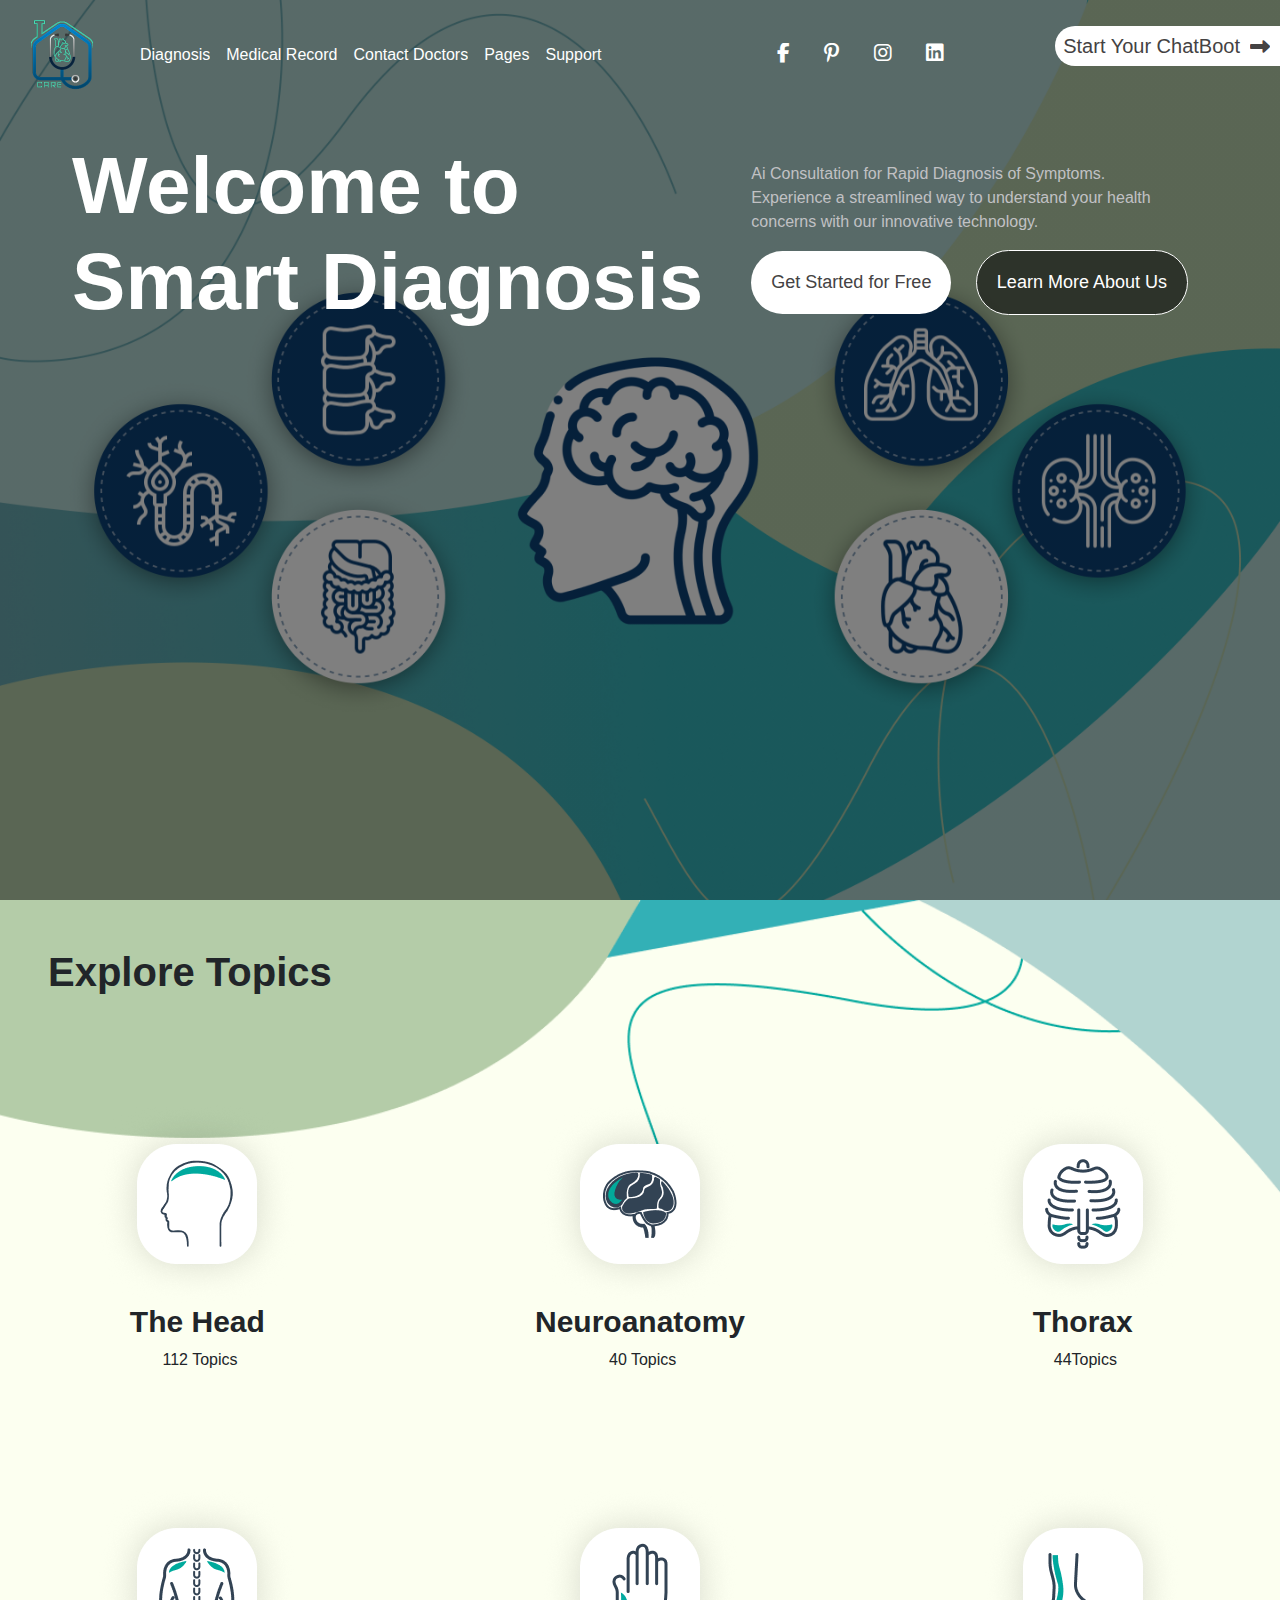
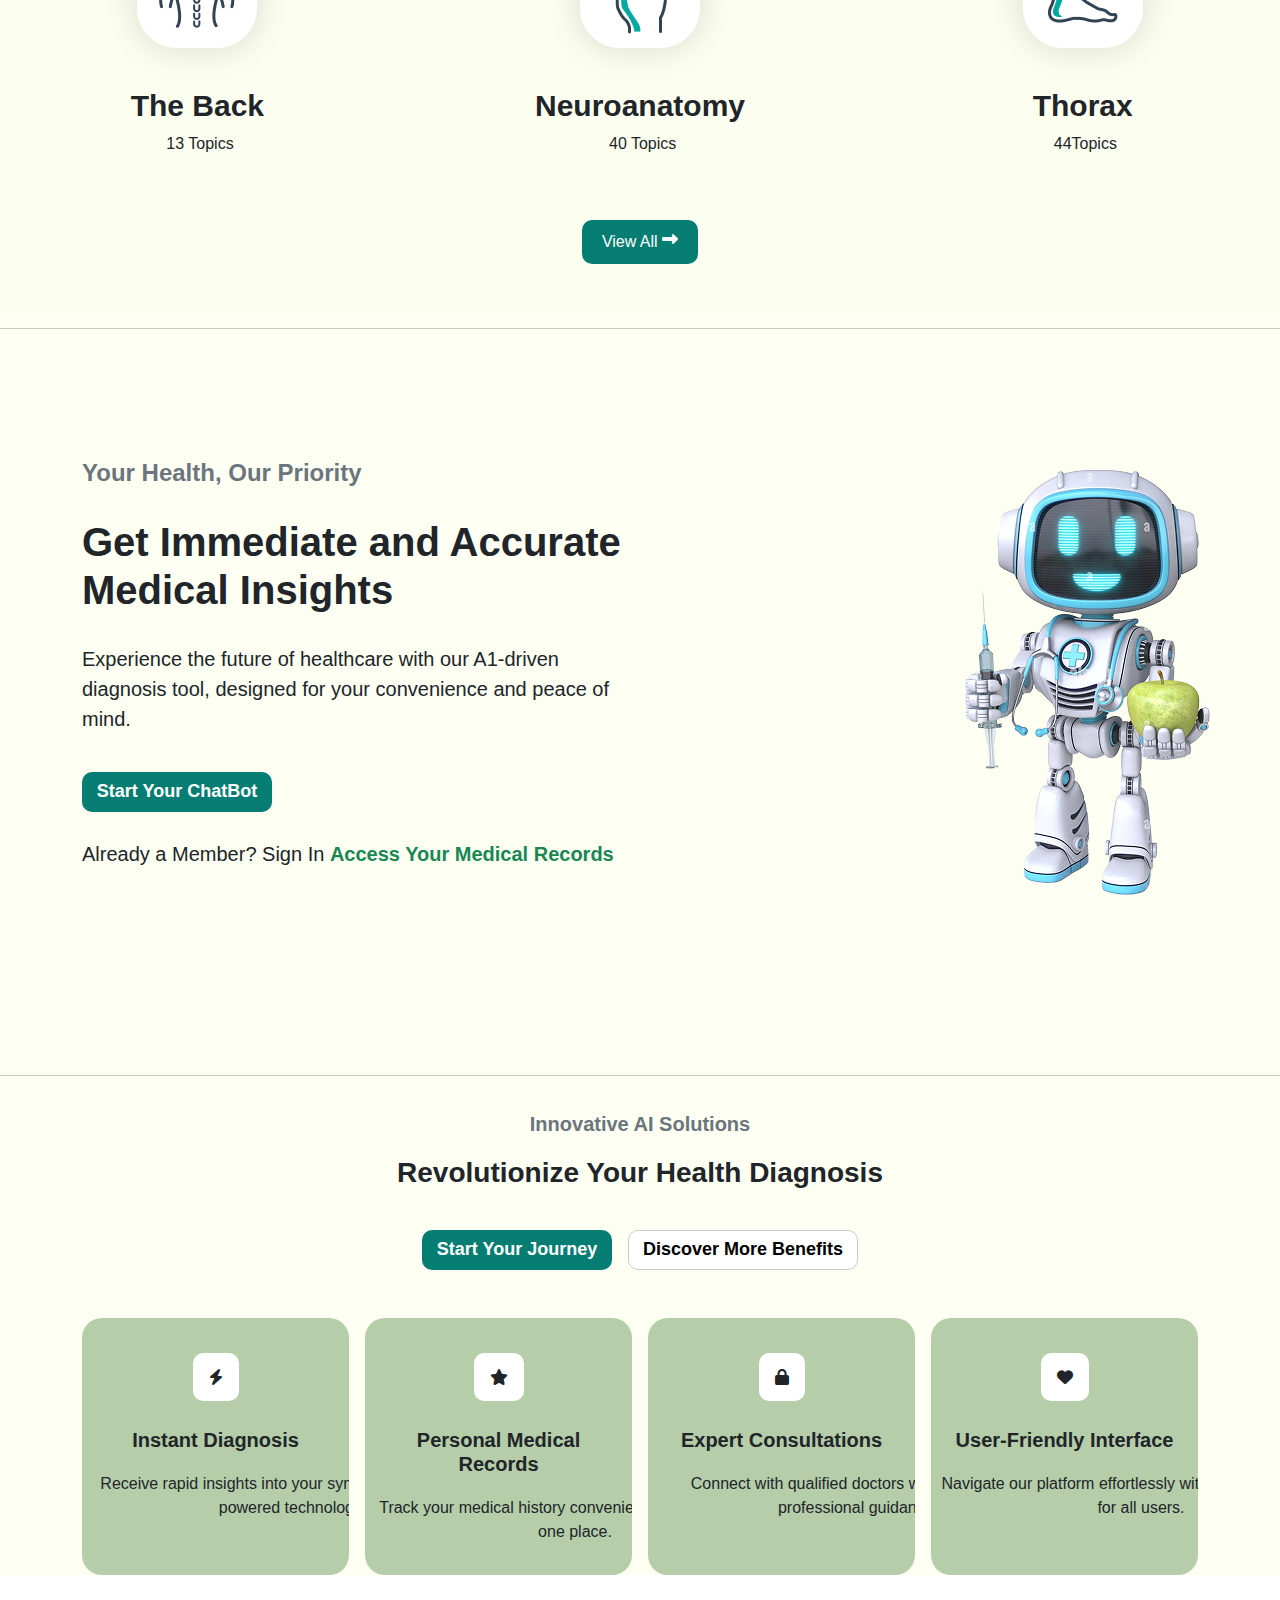
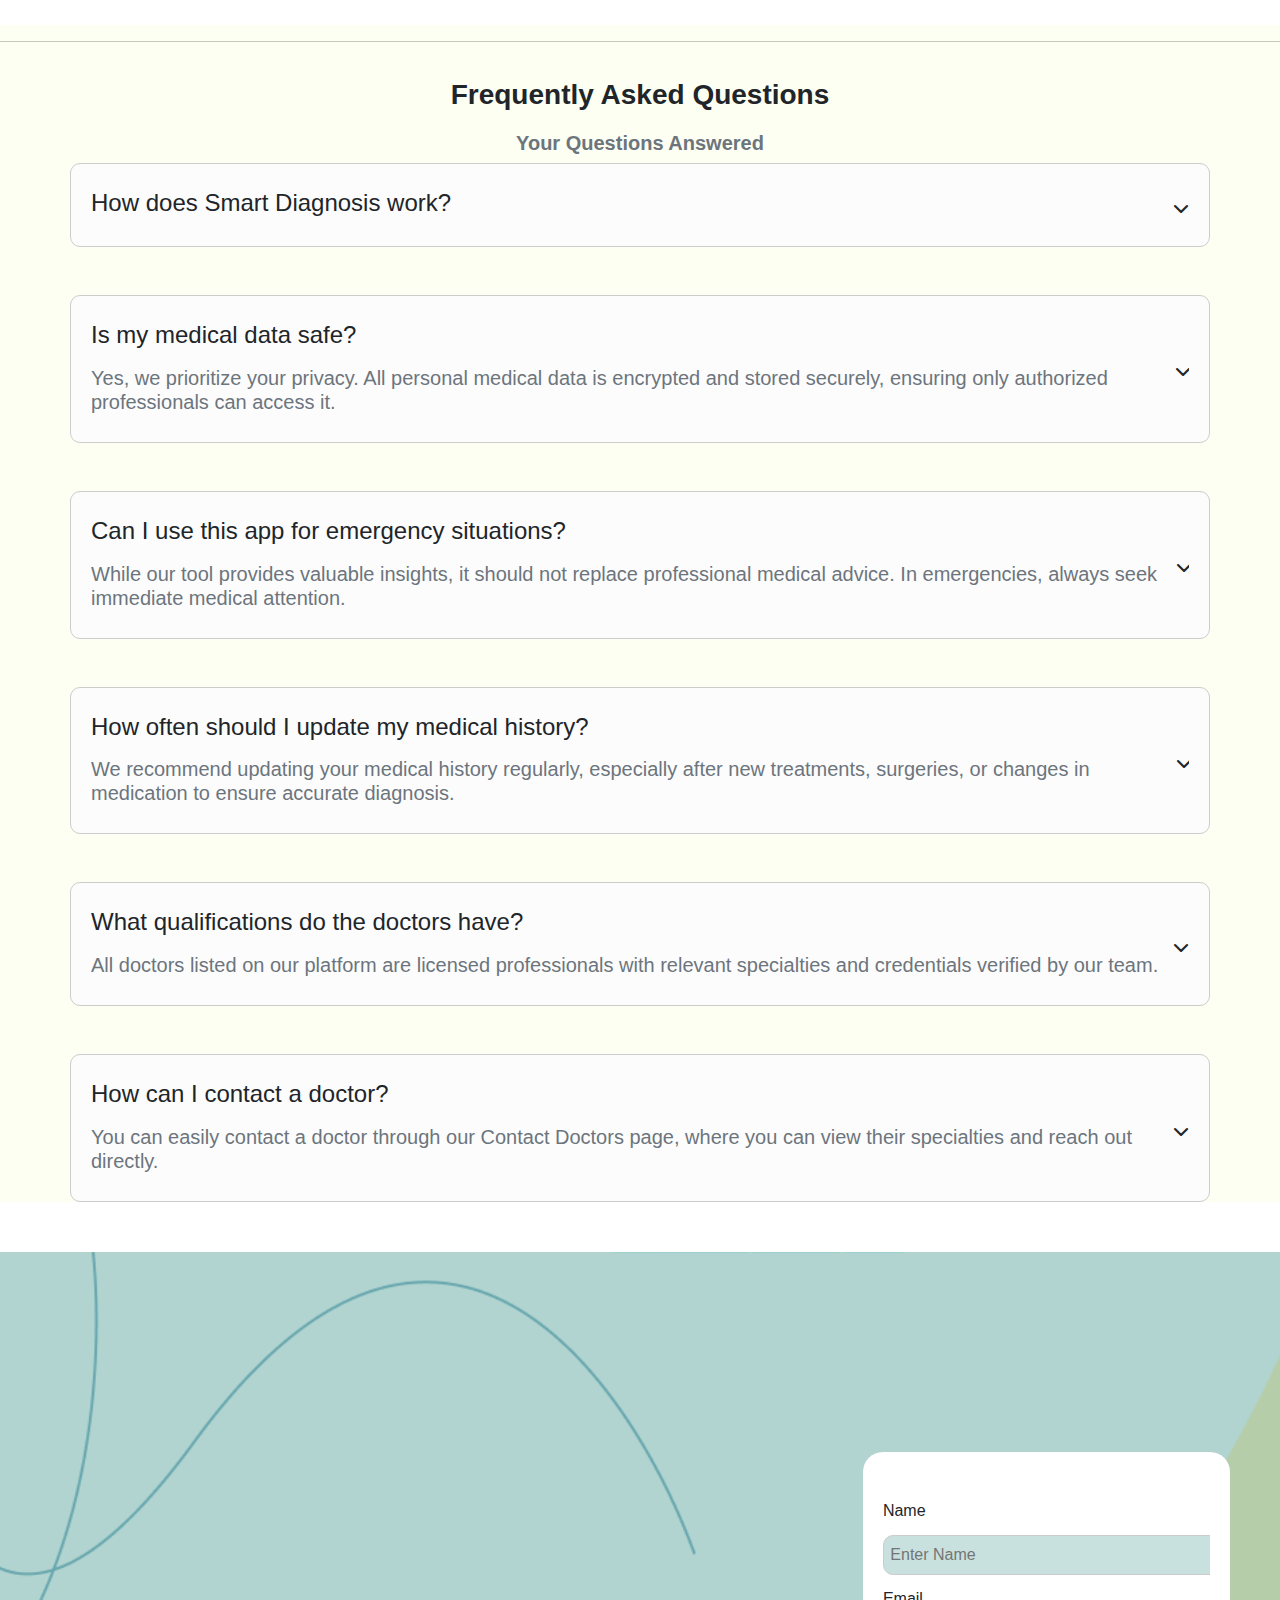
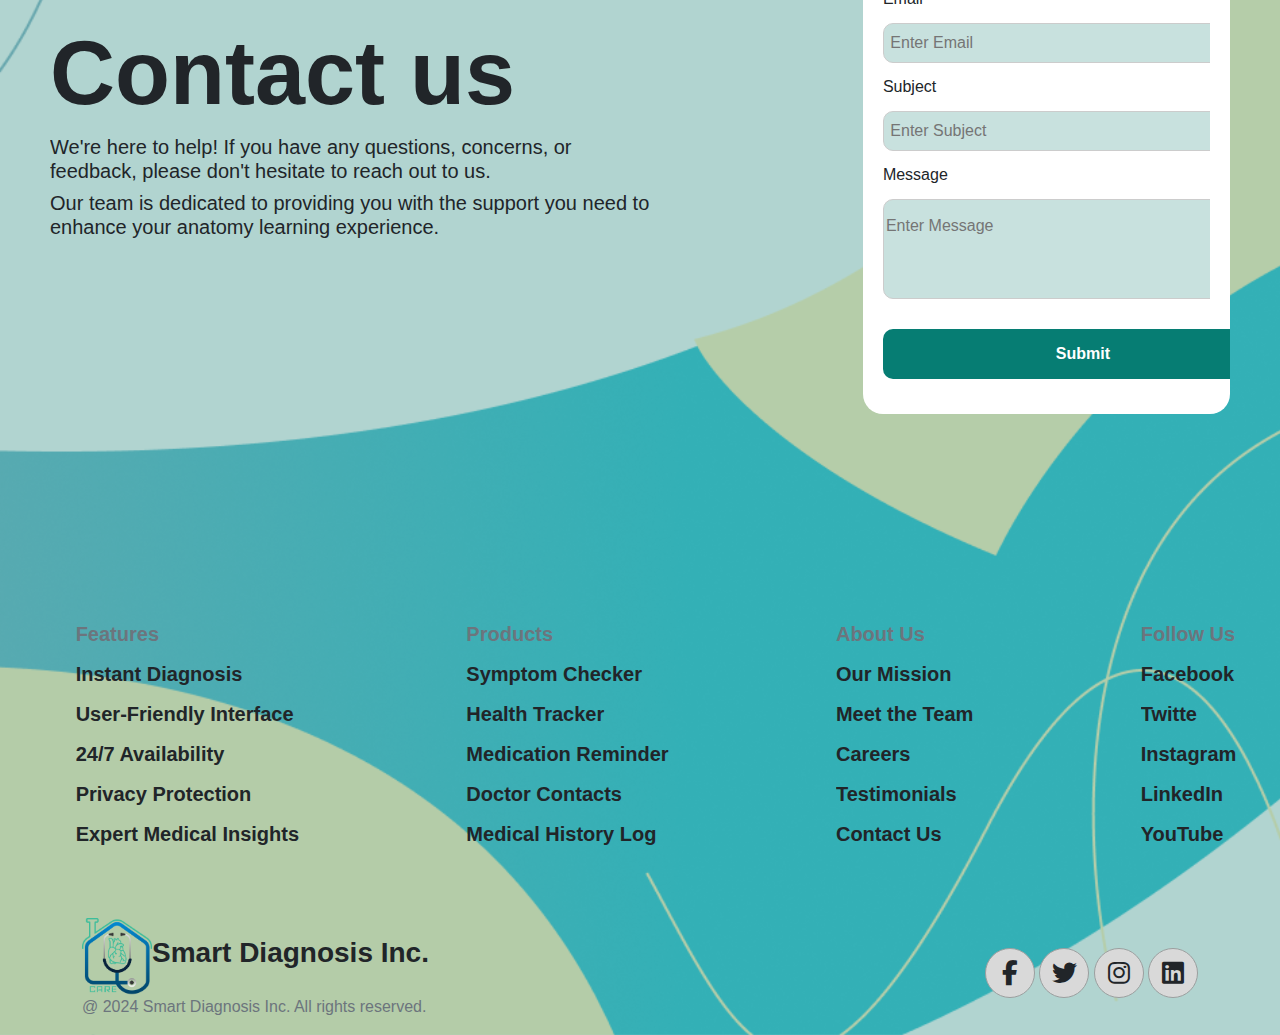
<file: index.html>
<!DOCTYPE html>
<html lang="en">
  <head>
    <meta charset="UTF-8" />
    <meta name="viewport" content="width=device-width, initial-scale=1.0" />
    <title>Smart Diagnosis</title>
    <link rel="icon" href="Group 10.png" />
    <link rel="stylesheet" href="assets/css/style.css" />
    <link rel="stylesheet" href="assets/css/bootstrap.min.css" />
    <link rel="preconnect" href="https://fonts.googleapis.com" />
    <link
      rel="stylesheet"
      href="https://cdnjs.cloudflare.com/ajax/libs/font-awesome/6.7.2/css/all.min.css"
    />
  </head>
  <body>
    <section class="head">
      <nav>
        <div class="d-flex align-items-center text-center nav">
          <div>
            <ul
              class="nav text-center align-items-center gap-3 justify-content-center text-white"
            >
              <li>
                <img
                  src="assets/images/Group 10 (2) 2.png"
                  class="img-fluid w-50"
                  alt=""
                />
              </li>
              <li>Diagnosis</li>
              <li>Medical Record</li>
              <li>Contact Doctors</li>
              <li>Pages</li>
              <li>Support</li>
            </ul>
          </div>
          <div class="text-white d-flex justify-content-between gap-5">
            <div class="icons gap-5 me-5">
              <i class="fa-brands fa-facebook-f"></i>
              <i class="fa-brands fa-pinterest-p"></i>
              <i class="fa-brands fa-instagram"></i>
              <i class="fa-brands fa-linkedin"></i>
            </div>
            <div class="boot">
              <h5 class="p-2">
                <a href="caht.html" class="no-underline">Start Your ChatBoot</a>
                <span class="arrow"><i class="fa-solid fa-right-long"></i></span>
              </h5>
            </div>
          </div>
        </div>
        <div
          class="content d-flex justify-content-md-center mt-5 align-items-center gap-5"
        >
          <div>
            <h1 class="text-white">
              <span class="d-block">Welcome to</span> Smart Diagnosis
            </h1>
          </div>
          <div>
            <h6>
              Ai Consultation for Rapid Diagnosis of Symptoms. Experience a
              streamlined way to understand your health concerns with our
              innovative technology.
            </h6>
            <div class="mt-3">
              <button class="Get">Get Started for Free</button>
              <button class="Learn">Learn More About Us</button>
            </div>
          </div>
        </div>
      </nav>
    </section>

    <!--  -->

    <section id="topics">
      <div class="title m-5">
        <h1 class="fw-bolder">Explore Topics</h1>
      </div>
      <div class="topic d-flex justify-content-around gap-5">
        <div class="text-center intro">
          <!-- <img src="assets/images/Group 65.png" alt="" class="shadow p-4 bg-white  img-fluid w-50  "/> -->
          <img src="assets/images/d1.png" alt="" />
          <h3>The Head</h3>
          <p>112 Topics</p>
        </div>
        <div class="text-center intro">
          <img src="assets/images/d2.png" alt="" />
          <!-- <img src="assets/images/Group 106.png" alt="" class="shadow p-4 bg-white  img-fluid w-50  "/> -->
          <h3>Neuroanatomy</h3>
          <p>40 Topics</p>
        </div>
        <div class="text-center intro">
          <img src="assets/images/d4.png" alt="" />
          <!-- <img src="assets/images/Group 67.png" alt="" class="shadow p-4 bg-white  img-fluid w-50  "/> -->
          <h3>Thorax</h3>
          <p>44Topics</p>
        </div>
      </div>

      <div class="topic d-flex justify-content-around gap-5">
        <div class="text-center intro">
          <img src="assets/images/d5.png" alt="" />
          <!-- <img src="assets/images/Group 68.png" alt="" class="shadow p-4 bg-white  img-fluid w-50  "/> -->
          <h3>The Back</h3>
          <p>13 Topics</p>
        </div>
        <div class="text-center intro">
          <img src="assets/images/d8.png" alt="" />
          <!-- <img src="assets/images/Group 106.png" alt="" class="shadow p-4 bg-white  img-fluid w-50  "/> -->
          <h3>Neuroanatomy</h3>
          <p>40 Topics</p>
        </div>
        <div class="text-center intro">
          <img src="assets/images/d9.png" alt="" />
          <!-- <img src="assets/images/Group 67.png" alt="" class="shadow p-4 bg-white  img-fluid w-50  "/> -->
          <h3>Thorax</h3>
          <p>44Topics</p>
        </div>
      </div>

      <div class="text-center m-5">
        <button class="view">
          View All <span><i class="fa-solid fa-right-long"></i></span>
        </button>
      </div>
    </section>
    <!--  -->
    <section id="health">
      <hr class="text-dark" />

      <div class="row">
        <div class="col-lg-8 col-md-6 col-sm-12 health">
          <h4 class="text-muted fw-bold">Your Health, Our Priority</h4>
          <h1 class="fw-bolder w-75">
            Get Immediate and Accurate Medical Insights
          </h1>
          <h5 class="w-75 lh-base">
            Experience the future of healthcare with our A1-driven diagnosis
            tool, designed for your convenience and peace of mind.
          </h5>
          <button>Start Your ChatBot</button>
          <h5>
            Already a Member? Sign In
            <span class="text-success fw-bold"
              >Access Your Medical Records</span
            >
          </h5>
        </div>
        <div class="col-lg-4 col-md-6 col-sm-12">
          <img src="assets/images/image (9) 1.png" alt="" />
        </div>
      </div>
    </section>
    <!--  -->
    <section id="ai">
      <hr class="text-dark" />
      <div class="header">
        <h5 class="text-muted fw-bold">Innovative AI Solutions</h5>
        <h3 class="fw-bold">Revolutionize Your Health Diagnosis</h3>
        <div class="d-flex gap-3">
          <button class="Start">Start Your Journey</button>
          <button class="Discover">Discover More Benefits</button>
        </div>
      </div>
      <div class="container d-flex gap-3 text-center mt-5">
        <div class="ai_content">
          <i class="fa-solid fa-bolt bg-white p-3"></i>
          <h5 class="fw-bold">Instant Diagnosis</h5>
          <p>
            Receive rapid insights into your symptoms with our Al- powered
            technology.
          </p>
        </div>
        <div class="ai_content">
          <i class="fa-solid fa-star bg-white p-3"></i>
          <h5 class="fw-bold">Personal Medical Records</h5>
          <p>
            Track your medical history conveniently and securely in one place.
          </p>
        </div>
        <div class="ai_content">
          <i class="fa-solid fa-lock bg-white p-3"></i>
          <h5 class="fw-bold">Expert Consultations</h5>
          <p>
            Connect with qualified doctors who can provide professional
            guidance.
          </p>
        </div>
        <div class="ai_content">
          <i class="fa-solid fa-heart bg-white p-3"></i>
          <h5 class="fw-bold">User-Friendly Interface</h5>
          <p>
            Navigate our platform effortlessly with an intuitive design for all
            users.
          </p>
        </div>
      </div>
    </section>

    <!--  -->

    <section id="ai">
      <hr class="text-dark" />
      <div class="header">
        <h3 class="fw-bold">Frequently Asked Questions</h3>
        <h5 class="text-muted fw-bold">Your Questions Answered</h5>
      </div>
      <div class="answer">
        <div class="d-flex justify-content-between container answer">
          <h4>How does Smart Diagnosis work?</h4>
          <i class="fa-solid fa-chevron-down"></i>
        </div>
        <div class="d-flex justify-content-between container answer mt-5">
          <div>
            <h4>Is my medical data safe?</h4>
            <h5 class="text-muted mt-3">
              Yes, we prioritize your privacy. All personal medical data is
              encrypted and stored securely, ensuring only authorized
              professionals can access it.
            </h5>
          </div>
          <i class="fa-solid fa-chevron-down"></i>
        </div>
        <div class="d-flex justify-content-between container answer mt-5">
          <div>
            <h4>Can I use this app for emergency situations?</h4>
            <h5 class="text-muted mt-3">
              While our tool provides valuable insights, it should not replace
              professional medical advice. In emergencies, always seek immediate
              medical attention.
            </h5>
          </div>
          <i class="fa-solid fa-chevron-down"></i>
        </div>
        <div class="d-flex justify-content-between container answer mt-5">
          <div>
            <h4>How often should I update my medical history?</h4>
            <h5 class="text-muted mt-3">
              We recommend updating your medical history regularly, especially
              after new treatments, surgeries, or changes in medication to
              ensure accurate diagnosis.
            </h5>
          </div>
          <i class="fa-solid fa-chevron-down"></i>
        </div>
        <div class="d-flex justify-content-between container answer mt-5">
          <div>
            <h4>What qualifications do the doctors have?</h4>
            <h5 class="text-muted mt-3">
              All doctors listed on our platform are licensed professionals with
              relevant specialties and credentials verified by our team.
            </h5>
          </div>
          <i class="fa-solid fa-chevron-down"></i>
        </div>
        <div class="d-flex justify-content-between container answer mt-5">
          <div>
            <h4>How can I contact a doctor?</h4>
            <h5 class="text-muted mt-3">
              You can easily contact a doctor through our Contact Doctors page,
              where you can view their specialties and reach out directly.
            </h5>
          </div>
          <i class="fa-solid fa-chevron-down"></i>
        </div>
      </div>
    </section>

    <footer>
      <div class="d-flex justify-content-around contact align-items-center">
        <div>
          <h1>Contact us</h1>
          <h5 class="w-75">
            We're here to help! If you have any questions, concerns, or
            feedback, please don't hesitate to reach out to us.
          </h5>
          <h5 class="w-75">
            Our team is dedicated to providing you with the support you need to
            enhance your anatomy learning experience.
          </h5>
        </div>

        <form>
          <div class="name d-flex flex-column">
            <label>Name</label>
            <input type="text" placeholder=" Enter Name" />
          </div>
          <div class="name d-flex flex-column">
            <label>Email</label>
            <input type="text" placeholder=" Enter Email" />
          </div>
          <div class="name d-flex flex-column">
            <label>Subject</label>
            <input type="text" placeholder=" Enter Subject" />
          </div>
          <div class="name d-flex flex-column">
            <label>Message</label>
            <textarea
              name="Message"
              id=""
              placeholder="Enter Message"
            ></textarea>
          </div>
          <button type="submit">Submit</button>
        </form>
      </div>
      <div class="d-flex gap-5 justify-content-around">
        <div>
          <ul class="ul">
            <li class="text-muted">Features</li>
            <li>Instant Diagnosis</li>
            <li>User-Friendly Interface</li>
            <li>24/7 Availability</li>
            <li>Privacy Protection</li>
            <li>Expert Medical Insights</li>
          </ul>
        </div>
        <div>
          <ul class="ul">
            <li class="text-muted">Products</li>
            <li>Symptom Checker</li>
            <li>Health Tracker</li>
            <li>Medication Reminder</li>
            <li>Doctor Contacts</li>
            <li>Medical History Log</li>
          </ul>
        </div>
        <div>
          <ul class="ul">
            <li class="text-muted">About Us</li>
            <li>Our Mission</li>
            <li>Meet the Team</li>
            <li>Careers</li>
            <li>Testimonials</li>
            <li>Contact Us</li>
          </ul>
        </div>
        <div>
          <ul class="ul">
            <li class="text-muted">Follow Us</li>
            <li>Facebook</li>
            <li>Twitte</li>
            <li>Instagram</li>
            <li>LinkedIn</li>
            <li>YouTube</li>
          </ul>
        </div>
      </div>
      <div class="media container mt-5 d-flex justify-content-between align-items-center">
        <div>
          <div>
            <div class="d-flex align-items-center">
              <img src="assets/images/Group 10.png" class="img-fluid" alt="" />
              <h3 class="fw-bold">Smart Diagnosis Inc.</h3>
            </div>
          </div>
          <div>
            <p class="text-muted">
              @ 2024 Smart Diagnosis Inc. All rights reserved.
            </p>
          </div>
        </div>
        <div>
              <i class="fa-brands fa-facebook-f"></i>
              <i class="fa-brands fa-twitter"></i>
              <i class="fa-brands fa-instagram"></i>
              <i class="fa-brands fa-linkedin"></i>
        </div>
      </div>
    </footer>
    <script src="assets/js/bootstrap.js"></script>
  </body>
</html>
</file>
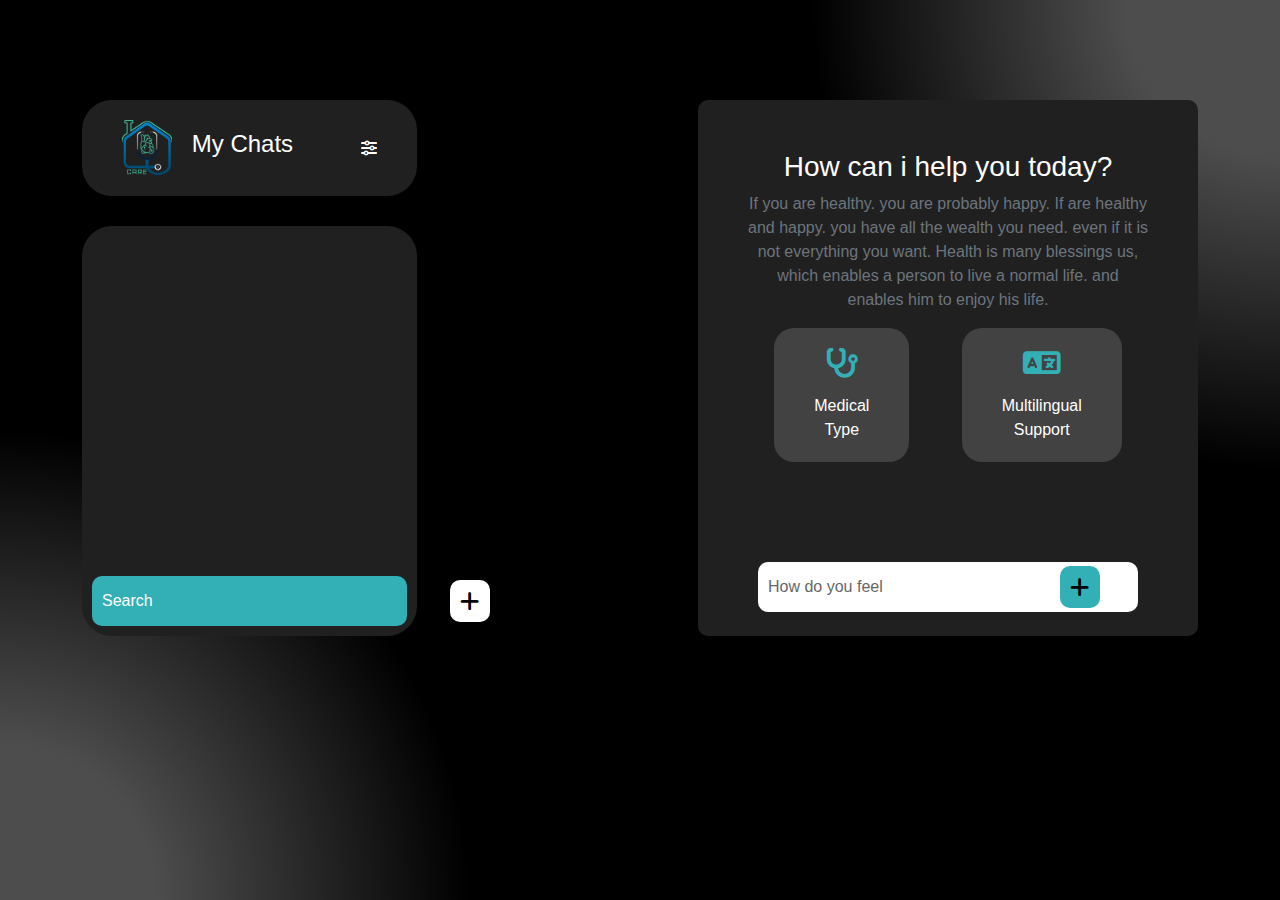
<file: caht.html>
<!DOCTYPE html>
<html lang="en">
  <head>
    <meta charset="UTF-8" />
    <meta name="viewport" content="width=device-width, initial-scale=1.0" />
    <title>Smart Diagnosis</title>
    <link rel="icon" href="Group 10.png" />
    <link rel="stylesheet" href="assets/css/style.css" />
    <link rel="stylesheet" href="assets/css/bootstrap.min.css" />
    <link rel="preconnect" href="https://fonts.googleapis.com" />
    <link
      rel="stylesheet"
      href="https://cdnjs.cloudflare.com/ajax/libs/font-awesome/6.7.2/css/all.min.css"
    />
  </head>

    <body>
        <section id="chat">
          <div class="container d-flex justify-content-between">
            <div class="left-sec">
              <div class="d-flex justify-content-between align-items-center title">
                <img src="assets/images/Group 10 (2) 2.png" alt="">
                <h4 class="me-5">My Chats</h4>
                <i class="fas fa-sliders-h"></i>
              </div>
              <div class="enter">
                  <input type="text" placeholder="Search" >
                  <span><i class="fa-solid fa-plus"></i></span>
              </div>
            </div>
            <div class="right-sec">
              <div class="enter">
                <h3 class="text-center">How can i help you today?</h3>
                <p class=" text-center text-muted">If you are healthy. you are probably happy. If are healthy and happy.
                  you have all the wealth you need. even if it is not everything you want.
                  Health is many blessings us, which enables a person to live a normal life.
                  and enables him to enjoy his life.</p>
                  <div class="d-flex justify-content-around">
                    <div class="iconic">
                      <i class="fa-solid fa-stethoscope"></i><span class="d-block mt-3">Medical</span>
                      Type
                    </div>
                    <div class="iconic">
                      <i class="fa-solid fa-language"></i><span class="d-block mt-3">Multilingual</span>
                        Support</span>
                    </div>
                  </div>
              </div>
              <div class="feel">
                <input type="text" placeholder="How do you feel">
                <span><i class="fa-solid fa-plus"></i></span>
            </div>
            </div>
          </div>
        </section>
    </body>

  </html>
</file>
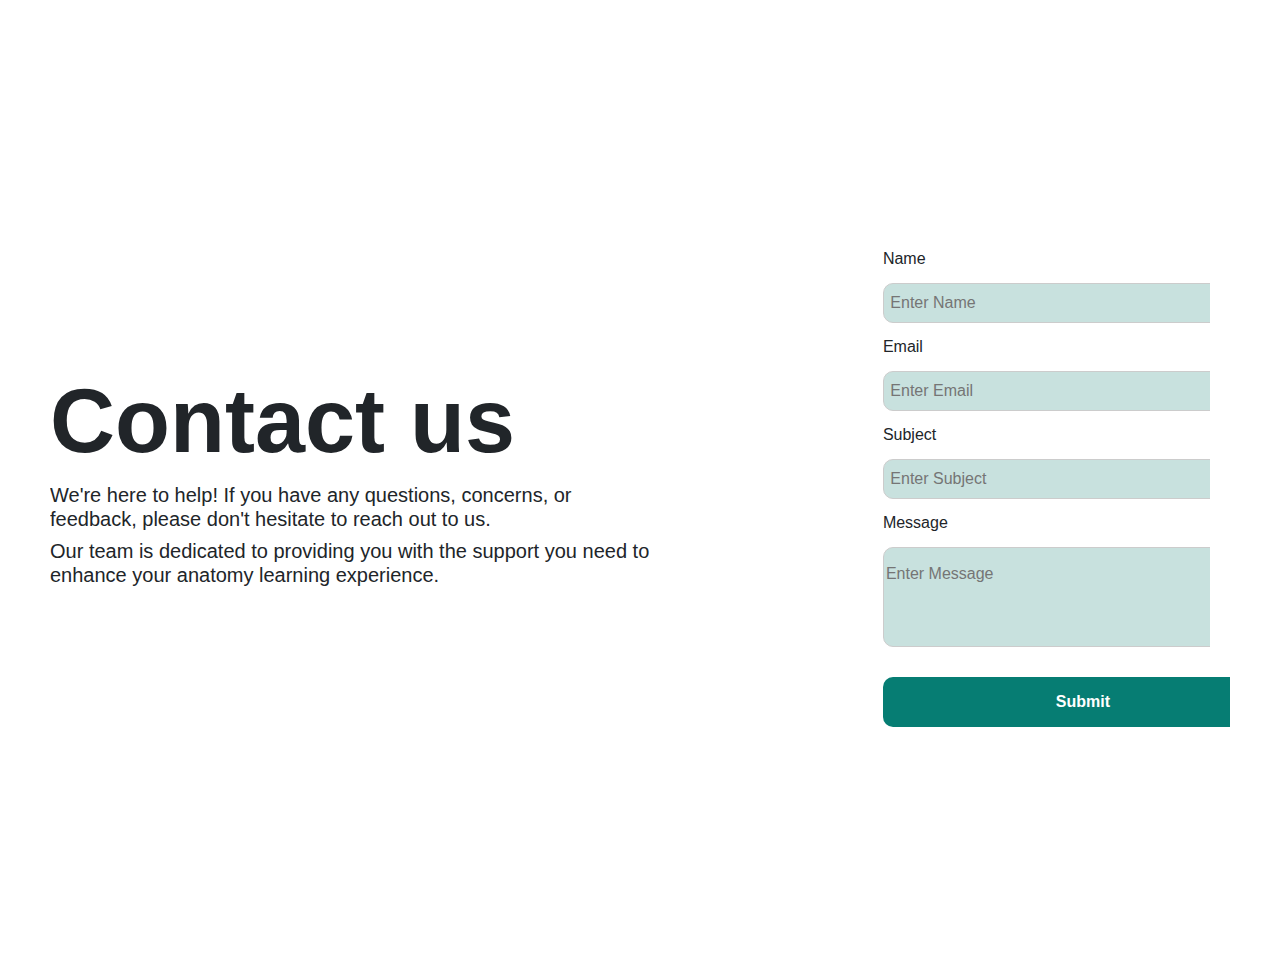
<file: contact.html>
<!DOCTYPE html>
<html lang="en">
  <head>
    <meta charset="UTF-8" />
    <meta name="viewport" content="width=device-width, initial-scale=1.0" />
    <title>Smart Diagnosis</title>
    <link rel="icon" href="Group 10.png" />
    <link rel="stylesheet" href="assets/css/style.css" />
    <link rel="stylesheet" href="assets/css/bootstrap.min.css" />
    <link rel="preconnect" href="https://fonts.googleapis.com" />
    <link
      rel="stylesheet"
      href="https://cdnjs.cloudflare.com/ajax/libs/font-awesome/6.7.2/css/all.min.css"
    />
  </head>
  <body>
    <div class=" d-flex justify-content-around contact align-items-center">
      <div>
        <h1>Contact us</h1>
        <h5 class="w-75">
          We're here to help! If you have any questions, concerns, or feedback,
          please don't hesitate to reach out to us.
        </h5>
        <h5 class="w-75">
          Our team is dedicated to providing you with the support you need to
          enhance your anatomy learning experience.
        </h5>
      </div>

      <form>
        <div class="name d-flex flex-column">
          <label>Name</label>
          <input type="text" placeholder=" Enter Name" />
        </div>
        <div class="name d-flex flex-column">
          <label>Email</label>
          <input type="text" placeholder=" Enter Email" />
        </div>
        <div class="name d-flex flex-column">
          <label>Subject</label>
          <input type="text" placeholder=" Enter Subject" />
        </div>
        <div class="name d-flex flex-column">
          <label>Message</label>
          <textarea name="Message" id="" placeholder="Enter Message"></textarea>
        </div>
        <button type="submit">Submit</button>
      </form>
    </div>
  </body>
</html>
</file>
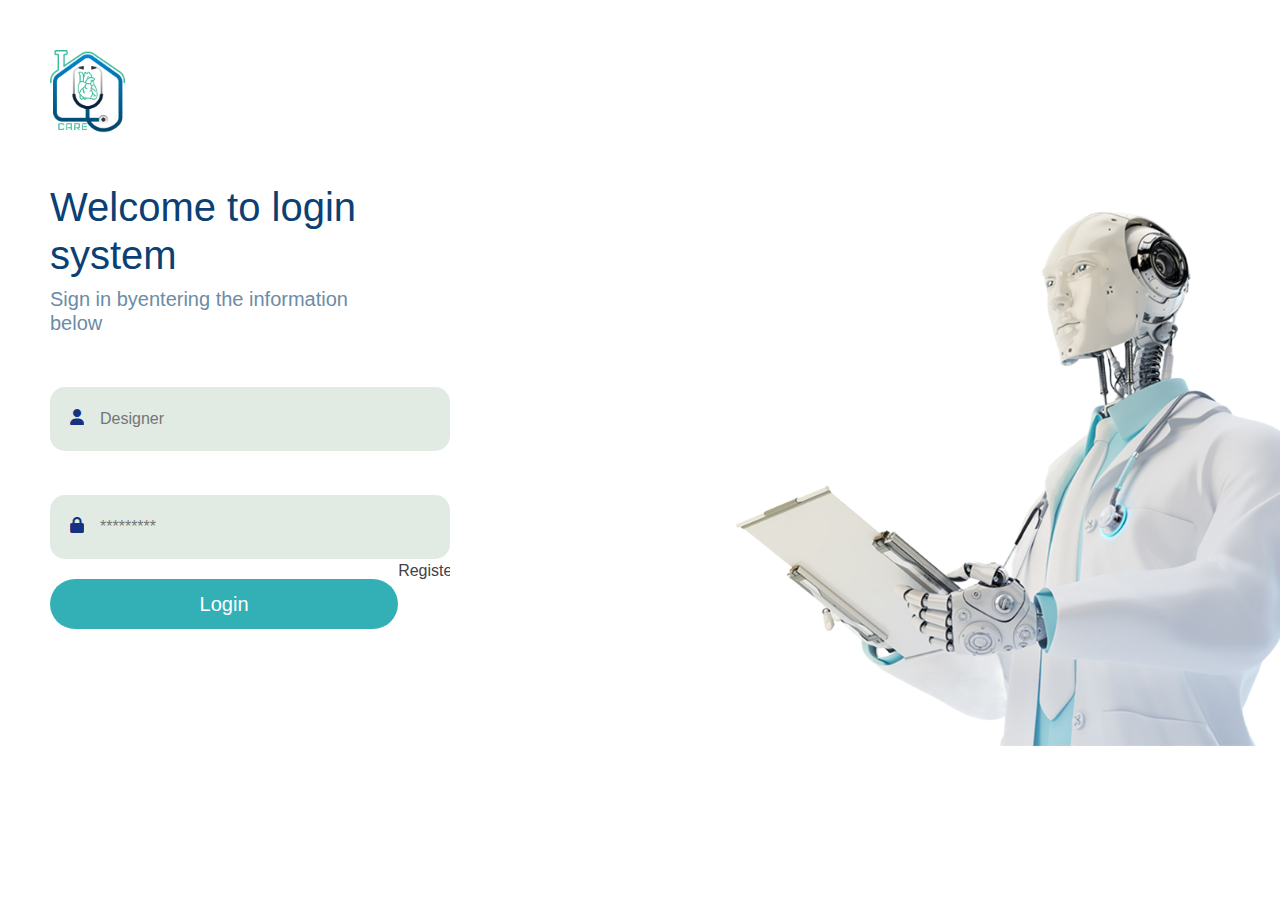
<file: login.html>
<!DOCTYPE html>
<html lang="en">
  <head>
    <meta charset="UTF-8" />
    <meta name="viewport" content="width=device-width, initial-scale=1.0" />
    <title>Smart Diagnosis</title>
    <link rel="icon" href="Group 10.png" />
    <link rel="stylesheet" href="assets/css/style.css" />
    <link rel="stylesheet" href="assets/css/bootstrap.min.css" />
    <link rel="preconnect" href="https://fonts.googleapis.com" />
    <link
      rel="stylesheet"
      href="https://cdnjs.cloudflare.com/ajax/libs/font-awesome/6.7.2/css/all.min.css"
    />
  </head>
  <body>
    <div class="all">
      <div class="log">
        <img
          src="assets/images/Group 10.png"
          class="img-fluid w-50 logo"
          alt=""
        />
      </div>
      <section id="login" class="d-flex justify-content-between">
        <div class="info">
          <h1>Welcome to login system</h1>
          <h5>Sign in byentering the information below</h5>
  
           <!-- form -->
           <form action="">
              <div class="d-flex flex-column">
                <label for="name"><i class="fa-solid fa-user"></i></label>
                <input type="text" name="name" placeholder="Designer" />
              </div>
              <div class="d-flex flex-column">
                <label for="password"><i class="fa-solid fa-lock"></i></label>
                <input type="text" name="password" placeholder="*********" />
              </div>
           
              <div class="d-flex justify-content-around buttons">
                  <button type="submit" name="add" class="submit">Login</button>
                  <a href="register.html" class="reg">Register</a>
              </div>
            </form>
            <!-- end form -->
             
        </div>
        <div>
          <img src="assets/images/image (5) .png" class="doctor" alt="" />
        </div>
      </section>
    </div>
  </body>
</html>
</file>
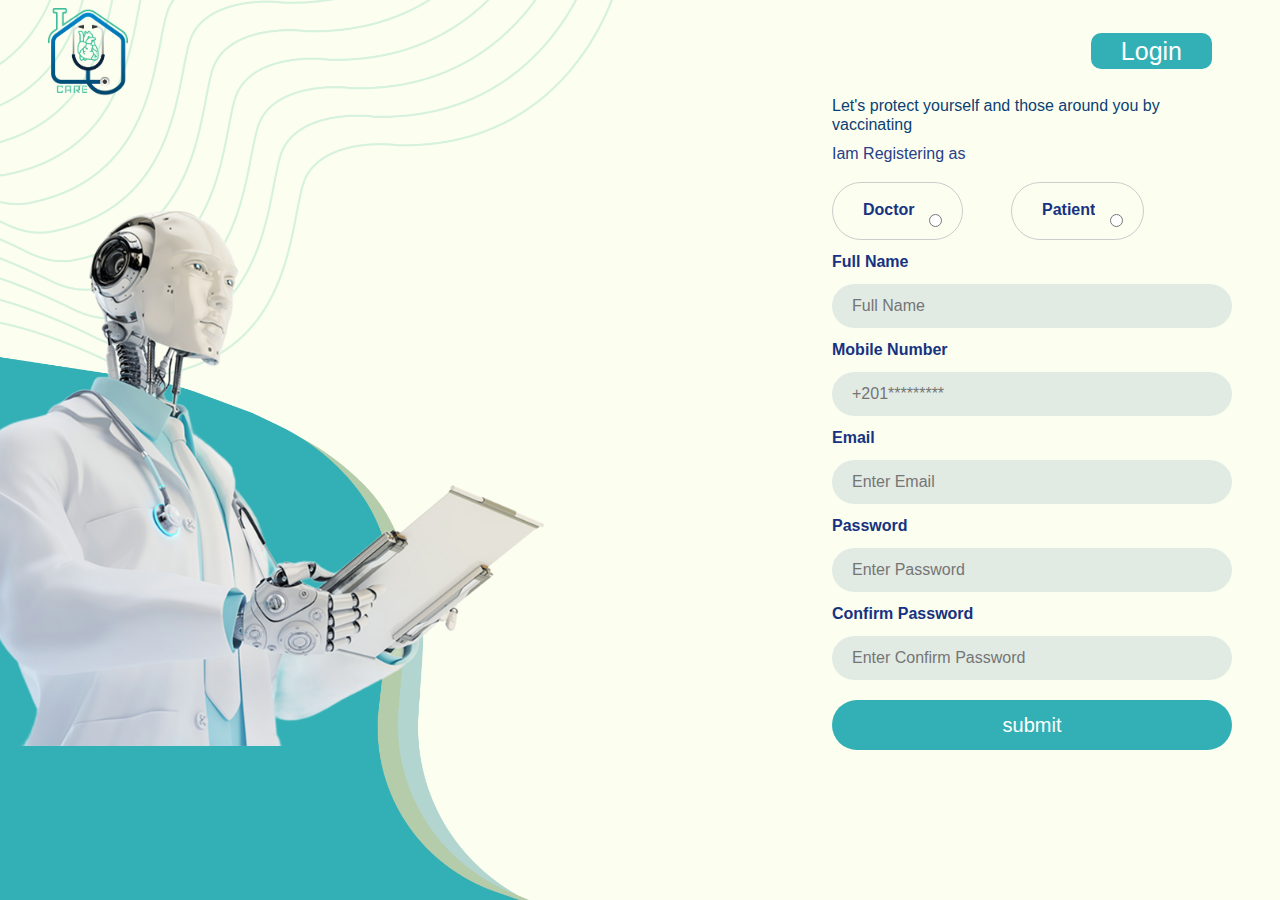
<file: register.html>
<!DOCTYPE html>
<html lang="en">
  <head>
    <meta charset="UTF-8" />
    <meta name="viewport" content="width=device-width, initial-scale=1.0" />
    <title>Smart Diagnosis</title>
    <link rel="icon" href="Group 10.png" />
    <link rel="stylesheet" href="assets/css/style.css" />
    <link rel="stylesheet" href="assets/css/bootstrap.min.css" />
    <link rel="preconnect" href="https://fonts.googleapis.com" />
    <link
      rel="stylesheet"
      href="https://cdnjs.cloudflare.com/ajax/libs/font-awesome/6.7.2/css/all.min.css"
    />
  </head>
  <body>
    <section class="register">
      <div
        class="d-flex justify-content-between align-items-center ms-5 mt-2 me-5"
      >
        <div>
          <img
            src="assets/images/Group 10.png"
            class="img-fluid w-50 logo"
            alt=""
          />
        </div>
        <div>
          <a href="login.html" class="login">Login</a>
        </div>
      </div>
      <div id="content" class="d-flex justify-content-between">
        <div>
          <img src="assets/images/image (5) 1.png" class="doctor" alt="" />
        </div>
        <div class="me-5">
          <div>
            <h6>Let's protect yourself and those around you by vaccinating</h6>
            <p>Iam Registering as</p>
          </div>
            <!-- form -->
            <form action="">
            <div class="d-flex gap-5 align-items-center check">
              <div class="align-items-center">
                <label for="doctor" class="">Doctor</label>
                <input type="radio" name="doctor" id="" />
              </div>
              <div class="align-items-center">
                <label for="patient" class="">Patient</label>
                <input type="radio" name="patient" id="" />
              </div>
            </div>
            
              <div class="d-flex flex-column">
                <label for="name">Full Name</label>
                <input type="text" name="name" placeholder="Full Name" />
              </div>
              <div class="d-flex flex-column">
                <label for="number">Mobile Number</label>
                <input type="number" name="number" placeholder="+201*********" />
              </div>
              <div class="d-flex flex-column">
                <label for="email">Email</label>
                <input type="text" name="email" placeholder="Enter Email" />
              </div>
              <div class="d-flex flex-column">
                <label for="password">Password</label>
                <input type="text" name="password" placeholder="Enter Password" />
              </div>
              <div class="d-flex flex-column">
                <label for="confirm">Confirm Password</label>
                <input type="text" name="confirm" placeholder="Enter Confirm Password" />
              </div>
              <button type="submit" name="add" class="submit">submit</button>
            </form>
            <!-- end form -->
             
          
        </div>
      </div>
    </section>
  </body>
</html>
</file>
<file: assets/css/style.css>
* {
  font-family: "Poppins", sans-serif;
  overflow-x: hidden;
}
a {
  text-decoration: none !important;
  color: #444243 !important;
}
.head {
  background: linear-gradient(rgba(0, 0, 0, 0.5), rgba(0, 0, 0, 0.5)),
    url("../images/Desktop - 3.png");
  background-size: cover;
  background-position: center;
  height: 100vh;
  position: relative !important;
}
.head .nav {
  justify-content: space-between;
  padding-top: 10px;
  align-items: center !important;
}
.head .icons i {
  padding: 0px 15px;
  font-size: 20px;
  margin-top: 17px;
  cursor: pointer;
}
.head .boot h5 {
  color: #444243;
  background-color: #fff;
  padding: 15px;
  padding-right: 40px !important;
  text-align: center;
  border-top-left-radius: 50px;
  border-bottom-left-radius: 50px;
}
.head .boot h5 .arrow i {
  position: absolute;
  right: 10px;
  top: 37px;
}

/* content */
.content div h1 {
  font-size: 80px;
  font-weight: 700;
}
.content div h1 span {
  font-size: 80px;
  font-weight: 700;
}
.content div h6 {
  width: 400px;
  color: #c1c1c4;
  line-height: 1.5;
}
.content div div .Get {
  background-color: #fff;
  color: #444243;
  font-size: 18px;
  padding: 18px 20px;
  border-radius: 50px;
  border: none;
  margin-right: 20px;
}
.content div div .Learn {
  background-color: rgba(0, 0, 0, 0.5);
  color: #fff;
  font-size: 18px;
  padding: 18px 20px;
  border-radius: 50px;
  border: 1px solid #fff;
  margin-right: 20px;
}

/* topics */

#topics {
  background-image: url("../images/Frame 9 (1).png");
  background-size: cover;
}
#topics .topic {
  margin-top: 100px;
}
#topics .topic .intro h3 {
  font-size: 30px;
  font-weight: 600;
}
#topics .topic .intro img {
  font-size: 30px !important;
}
.view {
  background-color: #067d73 !important;
  padding: 10px 20px;
  border: none;
  color: #fff;
  border-radius: 10px;
}

/* health */

#health {
  background-color: #fcfff1;
}
#health .row {
  margin: 100px 70px !important;
}
#health .row .health button {
  background-color: #067d73 !important;
  color: #fff;
  font-weight: bold;
  font-size: 18px;
  width: 190px;
  height: 40px;
  border: none;
  border-radius: 10px;
}
#health .row .health * {
  margin-top: 30px;
}

/* ai */

#ai {
  background-color: #fcfff1;
  margin-bottom: 50px;
}

#ai .header * {
  align-items: center;
  justify-content: center;
  text-align: center;
  margin-top: 20px;
}

#ai .header .Start {
  background-color: #067d73 !important;
  color: #fff;
  font-weight: bold;
  font-size: 18px;
  width: 190px;
  height: 40px;
  border: none;
  border-radius: 10px;
}
#ai .header .Discover {
  background-color: #fff !important;
  color: #000;
  font-weight: bold;
  font-size: 18px;
  width: 230px;
  height: 40px;
  border: 1px solid #ccc;
  border-radius: 10px;
}

.ai_content {
  background-color: #b5cda9;
  padding: 15px 10px;
  border-radius: 20px;
}
.ai_content * {
  margin-top: 20px;
}
.ai_content i {
  border-radius: 10px;
}

/*  */

.answer .answer {
  background-color: #fcfcfc;
  border: 1px solid #ccc;
  padding: 20px;
  padding-top: 25px;
  border-radius: 10px;
  align-items: center;
}
/* contact */

.contact {
  padding: 200px 50px;
  overflow-y: hidden;
}

.contact div h1 {
  font-size: 90px;
  font-weight: bolder;
}

.contact form {
  background-color: #fff;
  height: max-content;
  padding: 35px 20px;
  border-radius: 20px;
  line-height: 3;
}

.contact form .name input {
  width: 400px;
  background-color: #c8e1de;
  border: none;
  height: 40px;
  border: 1px solid #ccc;
  border-radius: 10px;
}

.contact form .name textarea {
  width: 400px;
  background-color: #c8e1de;
  border: none;
  height: 100px;
  border: 1px solid #ccc;
  border-radius: 10px;
}

.contact form button {
  background-color: #067d73 !important;
  color: #fff;
  font-weight: bold;
  font-size: 16px;
  width: 400px;
  border: none;
  border-radius: 10px;
  margin-top: 30px;
}

/* footer */

footer {
  background-image: url("../images/Desktop - 4.png");

  background-size: cover;
  background-position: center;
  height: max-content;
}

footer ul {
  line-height: 2;
}

footer ul li {
  font-size: 20px;
  font-weight: bold;
}

footer .media div img {
  width: 70px;
}
footer .media div i {
  background-color: #d9d9d9;
  width: 50px;
  height: 50px;
  text-align: center !important;
  padding-top: 12px;
  overflow-y: hidden;
  font-size: 25px;
  border-radius: 60%;
  border: 1px solid #9b9f9f;
}

/* register */

.login {
  border: none;
}

/* chat */

#chat {
    height: 100vh;
    padding-top: 100px;
  background-color: black;
  background-image: radial-gradient(
      circle at top right,
      rgba(255, 255, 255, 0.3) 10%,
      transparent 30%
    ),
    radial-gradient(
      circle at bottom left,
      rgba(255, 255, 255, 0.3) 10%,
      transparent 30%
    );
  background-repeat: no-repeat;
  background-size: cover;
  color: #fff;
}
#chat .left-sec {
    width: 30%;
    text-align: center !important; 
}
#chat .left-sec .title {
    background-color: #202020;
    padding: 20px 40px;
    border-radius: 30px;
}
#chat .left-sec img  {
    width: 50px;
}

#chat .left-sec .enter{
    background-color: #202020;
    padding: 10px;
    margin-top: 30px;
    padding-top: 350px;
    border-radius: 30px;
}
#chat .left-sec .enter input::placeholder{
  color: #fff;
}
#chat .left-sec .enter input{
    background-color: #33b0b6;
    width: 100%;
    border: none;
    height: 50px;
    border-radius: 10px;
    outline: none;
    padding-left: 10px;
    color: #fff;
}
#chat .left-sec .enter span i{
    position: absolute !important;
    background-color: #fff;
    color: #000;
    font-size: 22px;
    left: 450px;
    margin-top: 4px;
    padding: 10px;
    border-radius: 10px;
}


/*  */

#chat .right-sec{
    text-align: center !important;
    background-color: #202020;
    padding: 50px 50px 0px 50px;
    border-radius: 10px;

}



#chat .right-sec h3, p{
  width: 400px;
  justify-content: center !important;
 
}

#chat .right-sec div .iconic{
  background-color: #424242;
  padding: 20px 40px;
  border-radius: 20px;
  display: flex;
  flex-direction: column !important;
}
#chat .right-sec div .iconic i{
  color: #33b0b6;
  font-size: 30px;
}

/*  */

#chat .right-sec .feel{
  background-color: #202020;
  padding: 10px;
 padding-top: 100px;
  border-radius: 30px;
}
#chat .right-sec .feel input::placeholder{
color: #666666;
}
#chat .right-sec .feel input{
  background-color: #fff;
  width: 100%;
  border: none;
  height: 50px;
  border-radius: 10px;
  outline: none;
  padding-left: 10px;
  color: #fff;
}
#chat .right-sec .feel span i{
  position: absolute !important;
  background-color: #33b0b6;
  color: #000;
  font-size: 22px;
  right: 180px;
  margin-top: 4px;
  padding: 10px;
  border-radius: 10px;
}

/* register */

.register{
  background-image: url("../images/Desktop - 13.png");
  background-size: cover;
  background-position: center; 
  height: 100vh;
}
.register div .logo{
  width: 80px !important;
}
.register div .login{
  background-color: #33b0b6 !important;
  font-size: 25px;
  margin-right: 20px;
  padding: 4px 30px !important;
  border: none;
  color: #fff !important;
  border-radius: 10px;
}



#content div .doctor{
  width: 557px;
  margin-top: 88px;
}

#content div h6{
  color:#0b4074 ;
  width: 350px;
}

#content div p{
  color:#274089 ;
}

#content div .check div{
  align-items: center !important;
  border: 1px solid #ccc;
  border-radius: 50px;
  padding: 0px 30px;
  padding-top: 5px; 
}
#content div .check div input{
  right: -10px;
  position: relative !important;
  top: -5px;
}
#content div form label{
  color: #173281;
  font-weight: 550;
  margin:10px 0px;
}

#content div form input{
  background-color: #e1ebe4 !important;
  padding: 10px 20px;
  border: none;
  outline: none;
  border-radius: 30px;
}
#content div form .submit{
  background-color: #33b0b6 !important;
  border: none;
  width: 100%;
  border-radius: 30px;
  margin-top: 20px;
  color: #fff;
  padding: 10px 0px;
  font-size: 20px;
}


/* login */

.log{
  width: 150px;
  margin: 50px 0px 0px 50px;
}

#login .info {
  margin: 50px 0px 0px 50px;
}
#login .info h1{
  color: #0b4074;
  width: 400px;
}

#login .info h5{
  color: #6b8ca6;
  width: 300px;
}

#login div .doctor{
  width: 557px;
 margin-top: 52px;
}

#login .info form input{

  background-color: #e1ebe4 !important;
  padding: 20px 10px 20px 50px;
  border: none;
  outline: none;
  border-radius: 15px;
}

#login .info form label{
  color: #173281;
  font-weight: 550;
  margin:10px 0px;
 position: relative;
 top: 55px;
 left: 20px;
}

#login .info form .submit{
  background-color: #33b0b6 !important;
  border: none;
  width: 100%;
  border-radius: 30px;
  margin-top: 20px;
  color: #fff;
  padding: 10px 0px;
  font-size: 20px;
}
</file>
